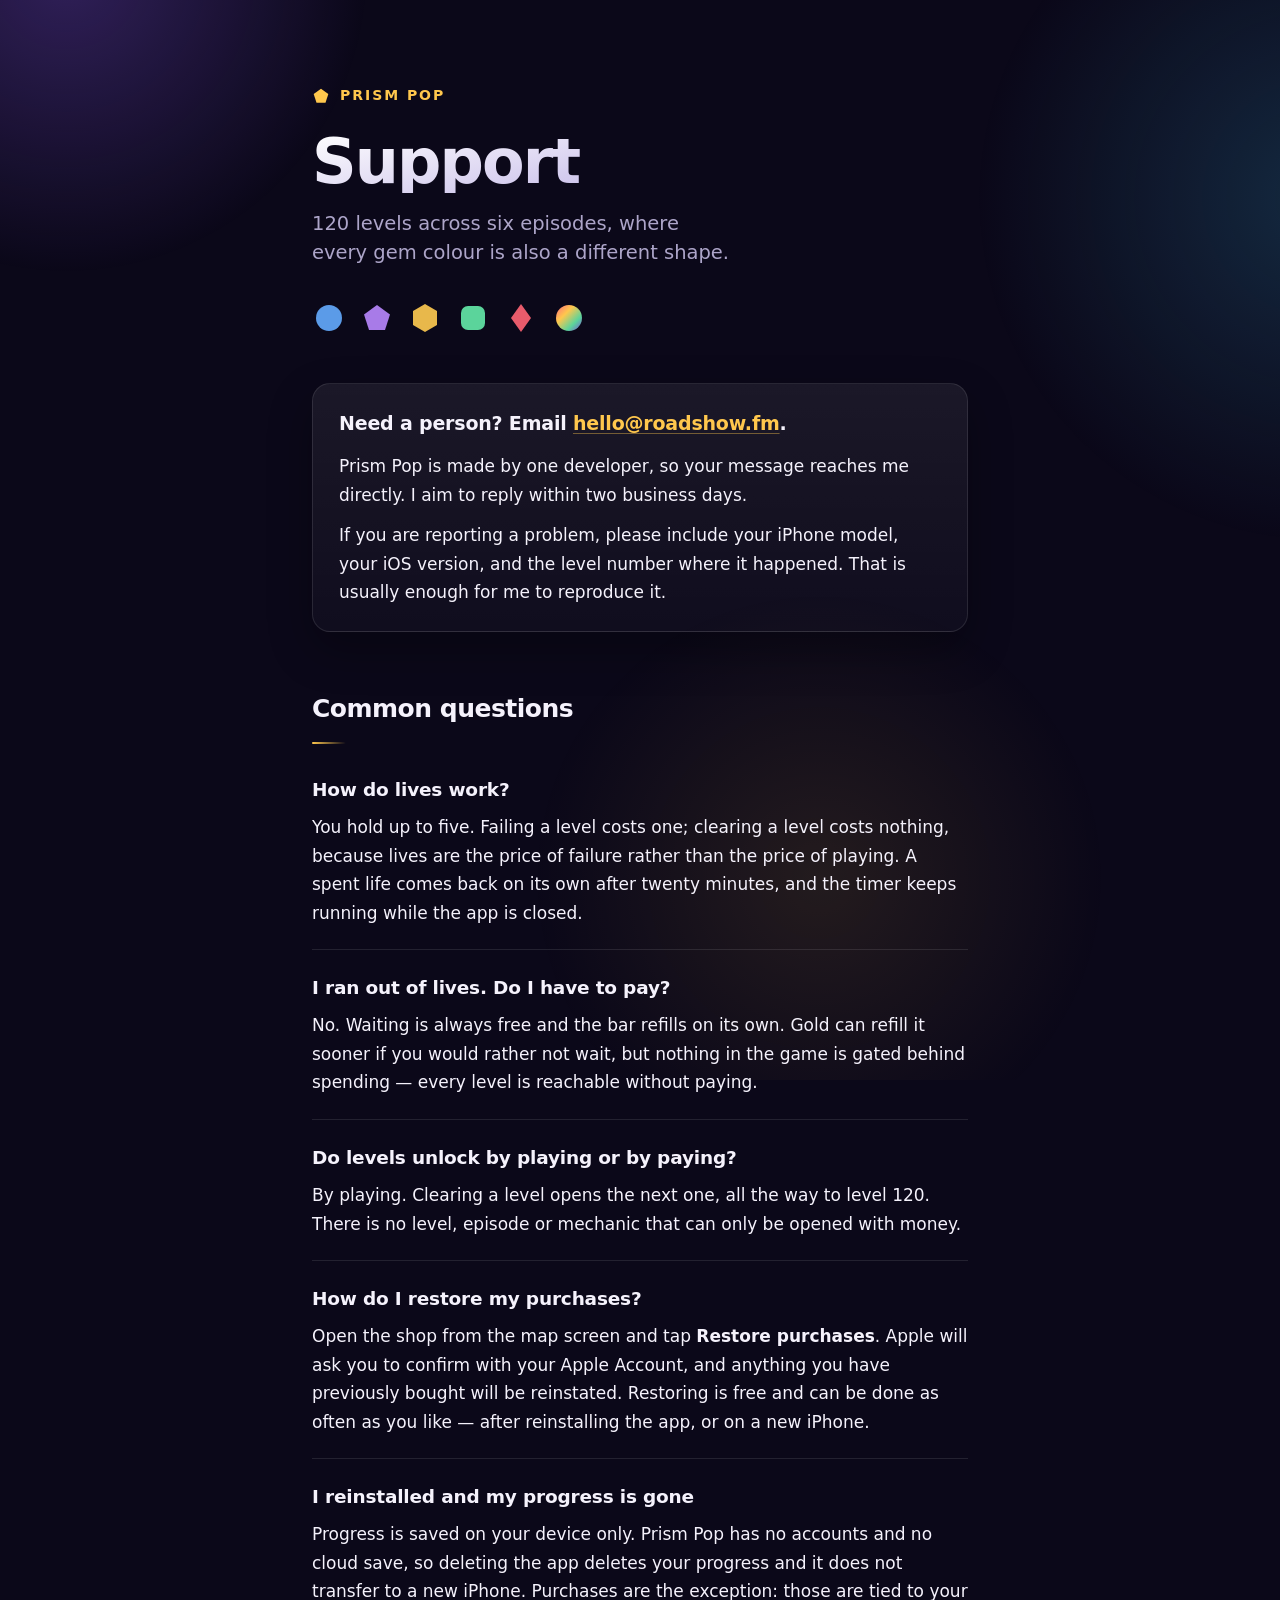
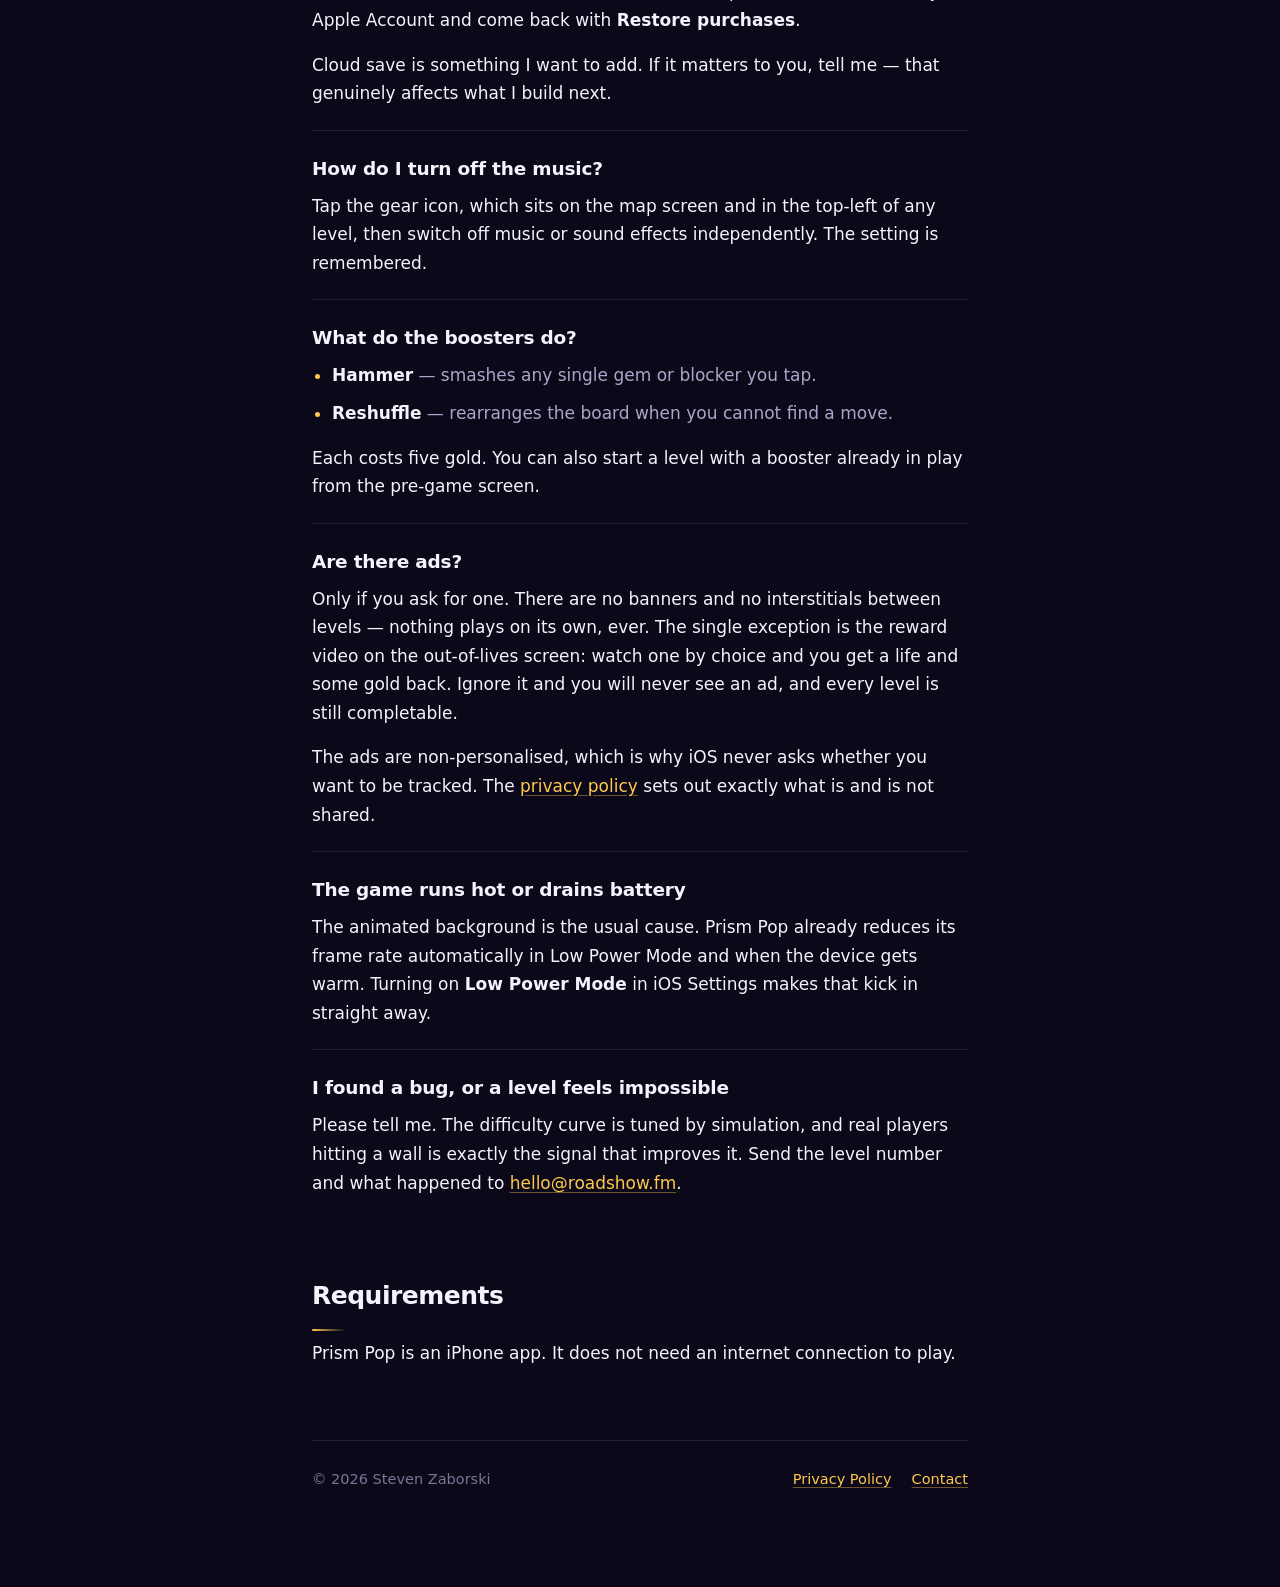
<file: index.html>
<!doctype html>
<html lang="en">
<head>
<meta charset="utf-8" />
<meta name="viewport" content="width=device-width, initial-scale=1" />
<title>Support — Prism Pop</title>
<meta name="description" content="Help and contact for Prism Pop, a match-3 puzzle game for iPhone." />
<meta name="theme-color" content="#0B0819" />
<link rel="icon" href="data:image/svg+xml,%3Csvg xmlns='http://www.w3.org/2000/svg' viewBox='0 0 32 32'%3E%3Cpolygon points='16,3 29,12.5 24,28 8,28 3,12.5' fill='%23FFC74D'/%3E%3C/svg%3E" />
<link rel="stylesheet" href="style.css" />
</head>
<body>
<div class="aurora" aria-hidden="true"></div>

<div class="wrap">

<header class="masthead">
  <a class="wordmark" href="index.html">
    <svg width="18" height="18" viewBox="0 0 32 32" aria-hidden="true">
      <polygon points="16,3 29,12.5 24,28 8,28 3,12.5" fill="#FFC74D" />
    </svg>
    Prism Pop
  </a>
  <h1>Support</h1>
  <p class="standfirst">120 levels across six episodes, where every gem colour
    is also a different shape.</p>

  <div class="gems" aria-label="The six gem shapes">
    <svg width="34" height="34" viewBox="0 0 34 34"><circle cx="17" cy="17" r="13" fill="#5B9BE8"/></svg>
    <svg width="34" height="34" viewBox="0 0 34 34"><polygon points="17,4 30,13.5 25,29 9,29 4,13.5" fill="#A87BE8"/></svg>
    <svg width="34" height="34" viewBox="0 0 34 34"><polygon points="17,3 29,10 29,24 17,31 5,24 5,10" fill="#E8B84B"/></svg>
    <svg width="34" height="34" viewBox="0 0 34 34"><rect x="5" y="5" width="24" height="24" rx="7" fill="#5BD49B"/></svg>
    <svg width="34" height="34" viewBox="0 0 34 34"><polygon points="17,3 27,17 17,31 7,17" fill="#E85B6B"/></svg>
    <svg width="34" height="34" viewBox="0 0 34 34">
      <defs><linearGradient id="p" x1="0" y1="0" x2="1" y2="1">
        <stop offset="0%" stop-color="#FF6B7A"/><stop offset="35%" stop-color="#FFC74D"/>
        <stop offset="70%" stop-color="#5BD49B"/><stop offset="100%" stop-color="#7A4FD6"/>
      </linearGradient></defs>
      <circle cx="17" cy="17" r="13" fill="url(#p)"/>
    </svg>
  </div>
</header>

<main>

<div class="callout">
  <p class="lead">Need a person? Email <a href="mailto:hello@roadshow.fm">hello@roadshow.fm</a>.</p>
  <p>Prism Pop is made by one developer, so your message reaches me directly. I
    aim to reply within two business days.</p>
  <p>If you are reporting a problem, please include your iPhone model, your iOS
    version, and the level number where it happened. That is usually enough for
    me to reproduce it.</p>
</div>

<h2>Common questions</h2>

<div class="qa">
  <div>
    <h3>How do lives work?</h3>
    <p>You hold up to five. Failing a level costs one; clearing a level costs
      nothing, because lives are the price of failure rather than the price of
      playing. A spent life comes back on its own after twenty minutes, and the
      timer keeps running while the app is closed.</p>
  </div>

  <div>
    <h3>I ran out of lives. Do I have to pay?</h3>
    <p>No. Waiting is always free and the bar refills on its own. Gold can refill
      it sooner if you would rather not wait, but nothing in the game is gated
      behind spending — every level is reachable without paying.</p>
  </div>

  <div>
    <h3>Do levels unlock by playing or by paying?</h3>
    <p>By playing. Clearing a level opens the next one, all the way to level 120.
      There is no level, episode or mechanic that can only be opened with money.</p>
  </div>

  <div>
    <h3>How do I restore my purchases?</h3>
    <p>Open the shop from the map screen and tap <strong>Restore purchases</strong>.
      Apple will ask you to confirm with your Apple Account, and anything you have
      previously bought will be reinstated. Restoring is free and can be done as
      often as you like — after reinstalling the app, or on a new iPhone.</p>
  </div>

  <div>
    <h3>I reinstalled and my progress is gone</h3>
    <p>Progress is saved on your device only. Prism Pop has no accounts and no
      cloud save, so deleting the app deletes your progress and it does not
      transfer to a new iPhone. Purchases are the exception: those are tied to
      your Apple Account and come back with <strong>Restore purchases</strong>.</p>
    <p>Cloud save is something I want to add. If it matters to you, tell me —
      that genuinely affects what I build next.</p>
  </div>

  <div>
    <h3>How do I turn off the music?</h3>
    <p>Tap the gear icon, which sits on the map screen and in the top-left of any
      level, then switch off music or sound effects independently. The setting is
      remembered.</p>
  </div>

  <div>
    <h3>What do the boosters do?</h3>
    <ul>
      <li><strong>Hammer</strong> — smashes any single gem or blocker you tap.</li>
      <li><strong>Reshuffle</strong> — rearranges the board when you cannot find
        a move.</li>
    </ul>
    <p>Each costs five gold. You can also start a level with a booster already in
      play from the pre-game screen.</p>
  </div>

  <div>
    <h3>Are there ads?</h3>
    <p>Only if you ask for one. There are no banners and no interstitials between
      levels — nothing plays on its own, ever. The single exception is the reward
      video on the out-of-lives screen: watch one by choice and you get a life and
      some gold back. Ignore it and you will never see an ad, and every level is
      still completable.</p>
    <p>The ads are non-personalised, which is why iOS never asks whether you want
      to be tracked. The <a href="privacy.html#ads">privacy policy</a> sets out
      exactly what is and is not shared.</p>
  </div>

  <div>
    <h3>The game runs hot or drains battery</h3>
    <p>The animated background is the usual cause. Prism Pop already reduces its
      frame rate automatically in Low Power Mode and when the device gets warm.
      Turning on <strong>Low Power Mode</strong> in iOS Settings makes that kick
      in straight away.</p>
  </div>

  <div>
    <h3>I found a bug, or a level feels impossible</h3>
    <p>Please tell me. The difficulty curve is tuned by simulation, and real
      players hitting a wall is exactly the signal that improves it. Send the
      level number and what happened to
      <a href="mailto:hello@roadshow.fm">hello@roadshow.fm</a>.</p>
  </div>
</div>

<h2>Requirements</h2>
<p>Prism Pop is an iPhone app. It does not need an internet connection to play.</p>

</main>

<footer>
  <span>&copy; 2026 Steven Zaborski</span>
  <nav>
    <a href="privacy.html">Privacy Policy</a>
    <a href="mailto:hello@roadshow.fm">Contact</a>
  </nav>
</footer>

</div>
</body>
</html>
</file>
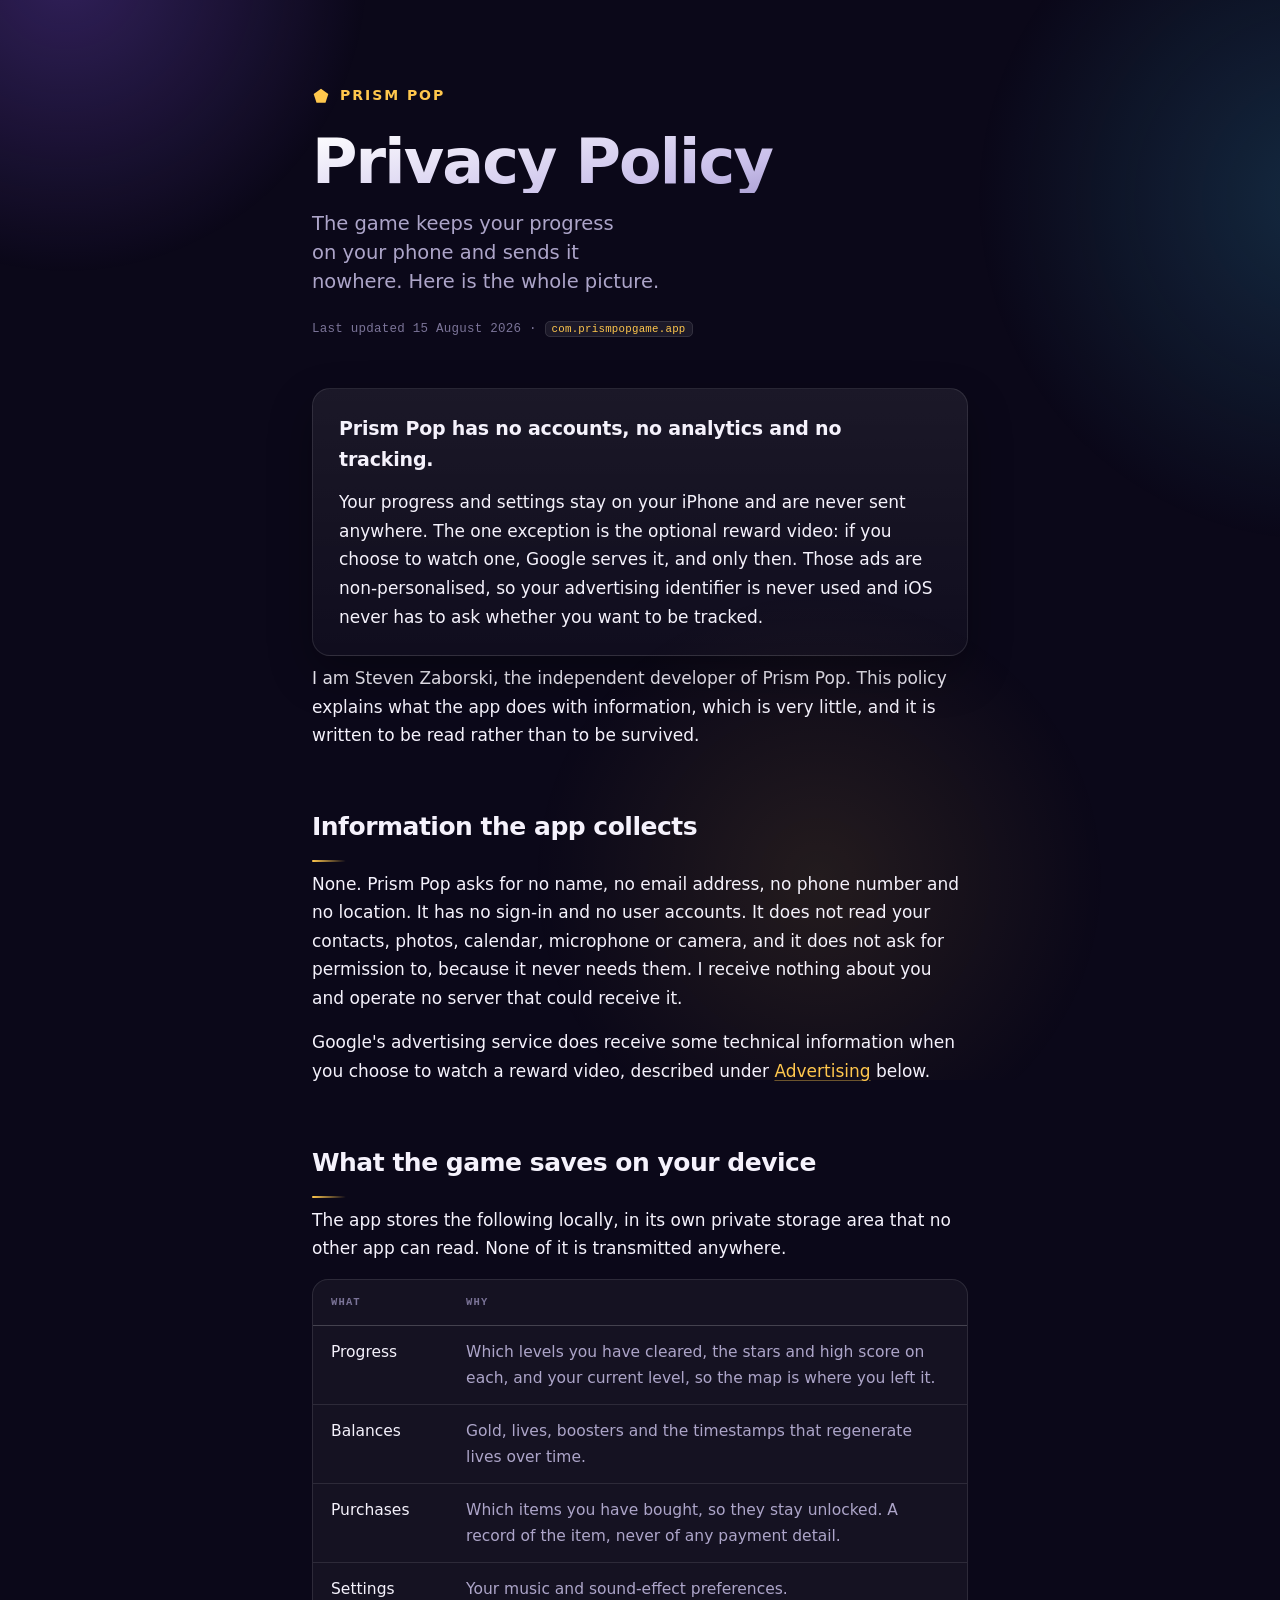
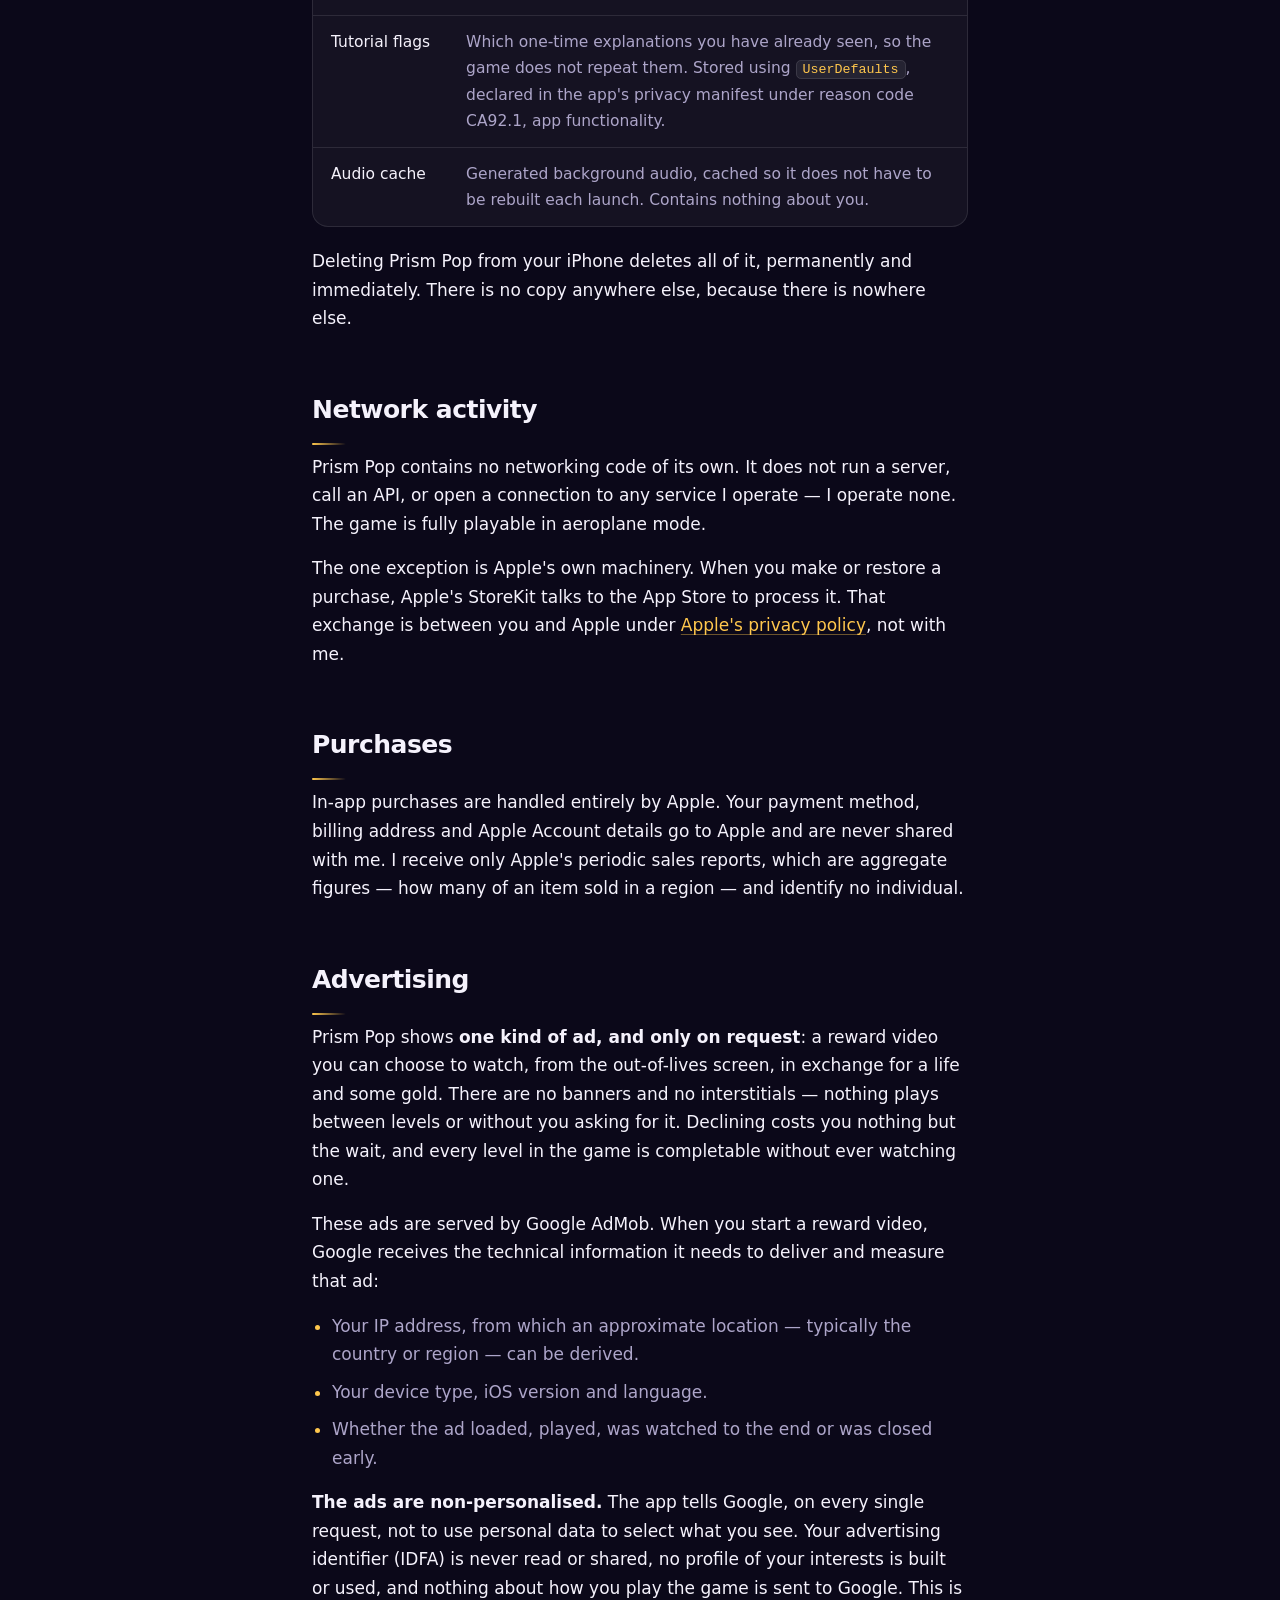
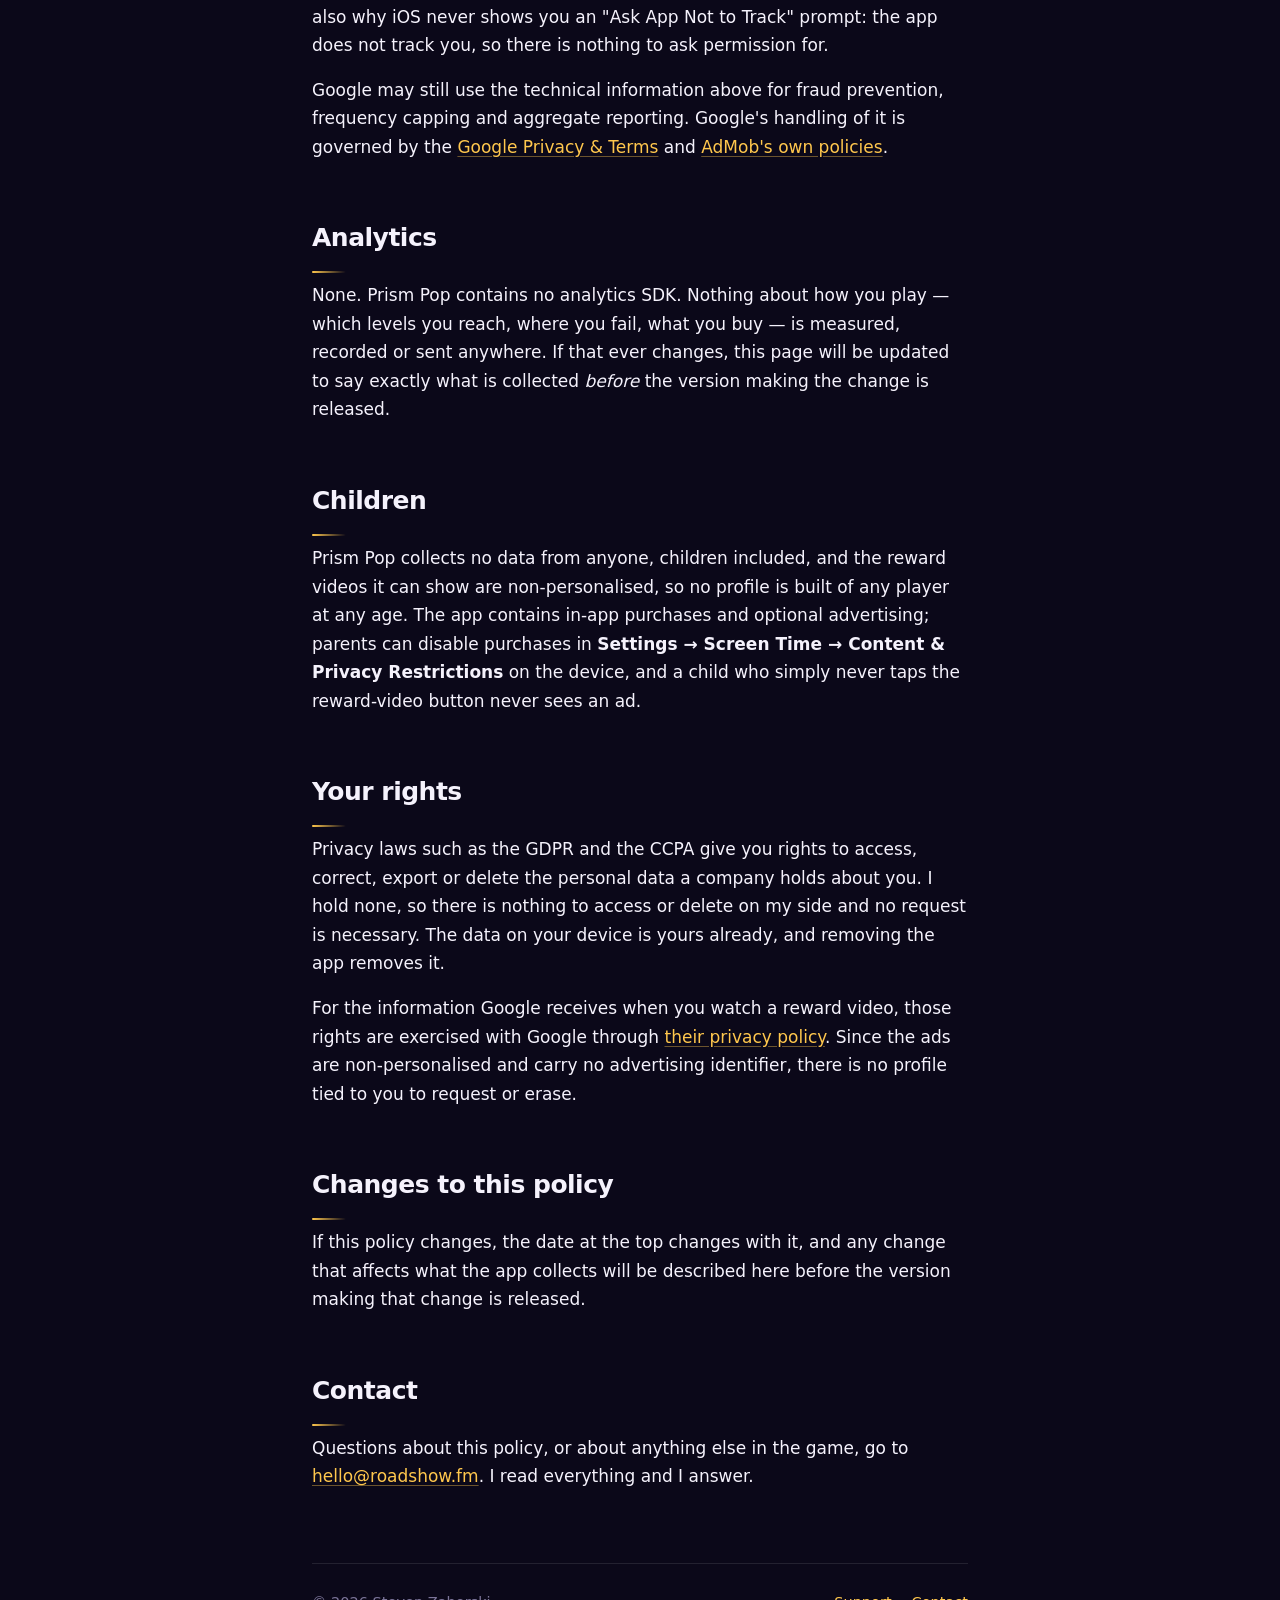
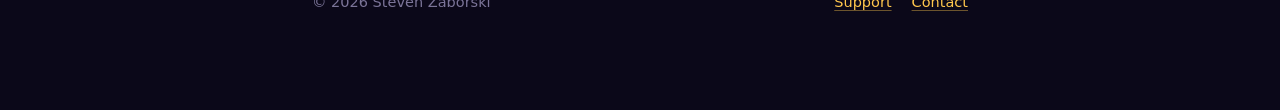
<file: privacy.html>
<!doctype html>
<html lang="en">
<head>
<meta charset="utf-8" />
<meta name="viewport" content="width=device-width, initial-scale=1" />
<title>Privacy Policy — Prism Pop</title>
<meta name="description" content="Prism Pop collects no personal data. Everything the game saves stays on your device." />
<meta name="theme-color" content="#0B0819" />
<link rel="icon" href="data:image/svg+xml,%3Csvg xmlns='http://www.w3.org/2000/svg' viewBox='0 0 32 32'%3E%3Cpolygon points='16,3 29,12.5 24,28 8,28 3,12.5' fill='%23FFC74D'/%3E%3C/svg%3E" />
<link rel="stylesheet" href="style.css" />
</head>
<body>
<div class="aurora" aria-hidden="true"></div>

<div class="wrap">

<header class="masthead">
  <a class="wordmark" href="index.html">
    <svg width="18" height="18" viewBox="0 0 32 32" aria-hidden="true">
      <polygon points="16,3 29,12.5 24,28 8,28 3,12.5" fill="#FFC74D" />
    </svg>
    Prism Pop
  </a>
  <h1>Privacy Policy</h1>
  <p class="standfirst">The game keeps your progress on your phone and sends it
    nowhere. Here is the whole picture.</p>
  <p class="stamp">Last updated 15 August 2026 · <code>com.prismpopgame.app</code></p>
</header>

<main>

<div class="callout">
  <p class="lead">Prism Pop has no accounts, no analytics and no tracking.</p>
  <p>Your progress and settings stay on your iPhone and are never sent anywhere.
    The one exception is the optional reward video: if you choose to watch one,
    Google serves it, and only then. Those ads are non-personalised, so your
    advertising identifier is never used and iOS never has to ask whether you
    want to be tracked.</p>
</div>

<p>I am Steven Zaborski, the independent developer of Prism Pop. This policy
  explains what the app does with information, which is very little, and it is
  written to be read rather than to be survived.</p>

<h2>Information the app collects</h2>

<p>None. Prism Pop asks for no name, no email address, no phone number and no
  location. It has no sign-in and no user accounts. It does not read your
  contacts, photos, calendar, microphone or camera, and it does not ask for
  permission to, because it never needs them. I receive nothing about you and
  operate no server that could receive it.</p>

<p>Google's advertising service does receive some technical information when you
  choose to watch a reward video, described under <a href="#ads">Advertising</a>
  below.</p>

<h2>What the game saves on your device</h2>

<p>The app stores the following locally, in its own private storage area that no
  other app can read. None of it is transmitted anywhere.</p>

<div class="scroller">
<table>
  <tr><th>What</th><th>Why</th></tr>
  <tr>
    <td>Progress</td>
    <td>Which levels you have cleared, the stars and high score on each, and your
      current level, so the map is where you left it.</td>
  </tr>
  <tr>
    <td>Balances</td>
    <td>Gold, lives, boosters and the timestamps that regenerate lives over time.</td>
  </tr>
  <tr>
    <td>Purchases</td>
    <td>Which items you have bought, so they stay unlocked. A record of the item,
      never of any payment detail.</td>
  </tr>
  <tr>
    <td>Settings</td>
    <td>Your music and sound-effect preferences.</td>
  </tr>
  <tr>
    <td>Tutorial flags</td>
    <td>Which one-time explanations you have already seen, so the game does not
      repeat them. Stored using <code>UserDefaults</code>, declared in the app's
      privacy manifest under reason code CA92.1, app functionality.</td>
  </tr>
  <tr>
    <td>Audio cache</td>
    <td>Generated background audio, cached so it does not have to be rebuilt each
      launch. Contains nothing about you.</td>
  </tr>
</table>
</div>

<p>Deleting Prism Pop from your iPhone deletes all of it, permanently and
  immediately. There is no copy anywhere else, because there is nowhere else.</p>

<h2>Network activity</h2>

<p>Prism Pop contains no networking code of its own. It does not run a server,
  call an API, or open a connection to any service I operate — I operate none.
  The game is fully playable in aeroplane mode.</p>

<p>The one exception is Apple's own machinery. When you make or restore a
  purchase, Apple's StoreKit talks to the App Store to process it. That exchange
  is between you and Apple under
  <a href="https://www.apple.com/legal/privacy/">Apple's privacy policy</a>, not
  with me.</p>

<h2>Purchases</h2>

<p>In-app purchases are handled entirely by Apple. Your payment method, billing
  address and Apple Account details go to Apple and are never shared with me. I
  receive only Apple's periodic sales reports, which are aggregate figures —
  how many of an item sold in a region — and identify no individual.</p>

<h2 id="ads">Advertising</h2>

<p>Prism Pop shows <strong>one kind of ad, and only on request</strong>: a reward
  video you can choose to watch, from the out-of-lives screen, in exchange for a
  life and some gold. There are no banners and no interstitials — nothing plays
  between levels or without you asking for it. Declining costs you nothing but
  the wait, and every level in the game is completable without ever watching one.</p>

<p>These ads are served by Google AdMob. When you start a reward video, Google
  receives the technical information it needs to deliver and measure that ad:</p>

<ul>
  <li>Your IP address, from which an approximate location — typically the country
    or region — can be derived.</li>
  <li>Your device type, iOS version and language.</li>
  <li>Whether the ad loaded, played, was watched to the end or was closed early.</li>
</ul>

<p><strong>The ads are non-personalised.</strong> The app tells Google, on every
  single request, not to use personal data to select what you see. Your
  advertising identifier (IDFA) is never read or shared, no profile of your
  interests is built or used, and nothing about how you play the game is sent to
  Google. This is also why iOS never shows you an "Ask App Not to Track" prompt:
  the app does not track you, so there is nothing to ask permission for.</p>

<p>Google may still use the technical information above for fraud prevention,
  frequency capping and aggregate reporting. Google's handling of it is governed
  by the
  <a href="https://policies.google.com/technologies/partner-sites">Google Privacy &amp; Terms</a>
  and <a href="https://support.google.com/admob/answer/6128543">AdMob's own policies</a>.</p>

<h2>Analytics</h2>

<p>None. Prism Pop contains no analytics SDK. Nothing about how you play — which
  levels you reach, where you fail, what you buy — is measured, recorded or sent
  anywhere. If that ever changes, this page will be updated to say exactly what
  is collected <em>before</em> the version making the change is released.</p>

<h2>Children</h2>

<p>Prism Pop collects no data from anyone, children included, and the reward
  videos it can show are non-personalised, so no profile is built of any player at
  any age. The app contains in-app purchases and optional advertising; parents can
  disable purchases in <strong>Settings → Screen Time → Content &amp; Privacy
  Restrictions</strong> on the device, and a child who simply never taps the
  reward-video button never sees an ad.</p>

<h2>Your rights</h2>

<p>Privacy laws such as the GDPR and the CCPA give you rights to access, correct,
  export or delete the personal data a company holds about you. I hold none, so
  there is nothing to access or delete on my side and no request is necessary. The
  data on your device is yours already, and removing the app removes it.</p>

<p>For the information Google receives when you watch a reward video, those rights
  are exercised with Google through
  <a href="https://policies.google.com/privacy">their privacy policy</a>. Since the
  ads are non-personalised and carry no advertising identifier, there is no profile
  tied to you to request or erase.</p>

<h2>Changes to this policy</h2>

<p>If this policy changes, the date at the top changes with it, and any change that
  affects what the app collects will be described here before the version making
  that change is released.</p>

<h2>Contact</h2>

<p>Questions about this policy, or about anything else in the game, go to
  <a href="mailto:hello@roadshow.fm">hello@roadshow.fm</a>. I read everything and
  I answer.</p>

</main>

<footer>
  <span>&copy; 2026 Steven Zaborski</span>
  <nav>
    <a href="index.html">Support</a>
    <a href="mailto:hello@roadshow.fm">Contact</a>
  </nav>
</footer>

</div>
</body>
</html>
</file>
<file: style.css>
/* Prism Pop — public pages.
   Self-contained: no webfonts, no CDN, no JavaScript. The page commits to the
   game's night palette rather than tracking the system theme, so it reads as an
   extension of the app on any device. Every colour is painted explicitly. */

:root {
  --night: #0B0819;
  --night-2: #100B24;
  --surface: rgba(255, 255, 255, 0.045);
  --surface-firm: rgba(255, 255, 255, 0.07);
  --edge: rgba(255, 255, 255, 0.10);
  --edge-lit: rgba(255, 255, 255, 0.20);
  --ink: #F5F2FC;
  --ink-dim: #ADA5C9;
  --ink-faint: #7B7498;
  --amber: #FFC74D;
  --violet: #7A4FD6;
  --teal: #2C7FA6;
  --rose: #FF6B7A;

  --display: ui-rounded, "SF Pro Rounded", "Hiragino Maru Gothic ProN",
             "Segoe UI", system-ui, sans-serif;
  --body: system-ui, -apple-system, "Segoe UI", Roboto, sans-serif;
  --mono: ui-monospace, "SF Mono", Menlo, Consolas, monospace;
}

* { box-sizing: border-box; }

html { scroll-behavior: smooth; }

body {
  margin: 0;
  background: var(--night);
  color: var(--ink);
  font-family: var(--body);
  font-size: 17px;
  line-height: 1.68;
  -webkit-font-smoothing: antialiased;
  -webkit-text-size-adjust: 100%;
  overflow-x: hidden;
}

/* --- The aurora. Three slow blooms behind everything, the same trick the
       game's background uses. Decoration only: no content depends on it. --- */
.aurora {
  position: fixed;
  inset: -20vh -20vw;
  z-index: -1;
  pointer-events: none;
  background:
    radial-gradient(38vw 38vw at 18% 12%, rgba(122, 79, 214, 0.34), transparent 62%),
    radial-gradient(42vw 42vw at 88% 30%, rgba(44, 127, 166, 0.28), transparent 64%),
    radial-gradient(34vw 34vw at 60% 84%, rgba(255, 199, 77, 0.10), transparent 66%);
  animation: drift 48s ease-in-out infinite alternate;
}
@keyframes drift {
  0%   { transform: translate3d(0, 0, 0) scale(1); }
  50%  { transform: translate3d(2.5%, -2%, 0) scale(1.08); }
  100% { transform: translate3d(-2%, 2.5%, 0) scale(1.03); }
}
@media (prefers-reduced-motion: reduce) {
  .aurora { animation: none; }
  html { scroll-behavior: auto; }
}

.wrap { max-width: 44rem; margin: 0 auto; padding: 0 24px 96px; }

/* --- Masthead --- */
.masthead { padding: 84px 0 40px; }

.wordmark {
  display: inline-flex;
  align-items: center;
  gap: 10px;
  font-family: var(--display);
  font-size: 14px;
  font-weight: 700;
  letter-spacing: 0.14em;
  text-transform: uppercase;
  color: var(--amber);
  text-decoration: none;
  margin-bottom: 22px;
}
.wordmark svg { display: block; }

h1 {
  font-family: var(--display);
  font-size: clamp(38px, 8vw, 62px);
  font-weight: 800;
  letter-spacing: -0.03em;
  line-height: 1.02;
  margin: 0 0 16px;
  text-wrap: balance;
  background: linear-gradient(168deg, #FFFFFF 0%, #C9BFEA 62%, #8E82BE 100%);
  -webkit-background-clip: text;
  background-clip: text;
  color: transparent;
}

.standfirst {
  margin: 0;
  max-width: 34ch;
  font-size: 19.5px;
  line-height: 1.5;
  color: var(--ink-dim);
  text-wrap: balance;
}

.stamp {
  margin: 22px 0 0;
  font-family: var(--mono);
  font-size: 12.5px;
  letter-spacing: 0.02em;
  color: var(--ink-faint);
}
.stamp code { color: var(--amber); }

/* The six gem silhouettes: the game's whole thesis in one row. */
.gems {
  display: flex;
  gap: 14px;
  margin: 34px 0 0;
  flex-wrap: wrap;
}
.gems svg { display: block; }

/* --- Body --- */
main { padding-top: 8px; }

h2 {
  font-family: var(--display);
  font-size: 25px;
  font-weight: 700;
  letter-spacing: -0.02em;
  margin: 56px 0 8px;
  text-wrap: balance;
  scroll-margin-top: 24px;
}
h2::after {
  content: "";
  display: block;
  width: 34px;
  height: 2px;
  margin-top: 12px;
  border-radius: 2px;
  background: linear-gradient(90deg, var(--amber), rgba(255, 199, 77, 0));
}

h3 {
  font-family: var(--display);
  font-size: 18.5px;
  font-weight: 600;
  letter-spacing: -0.01em;
  margin: 34px 0 6px;
  color: var(--ink);
}

p { margin: 0 0 16px; max-width: 66ch; }

ul { margin: 0 0 16px; padding-left: 20px; max-width: 66ch; }
li { margin-bottom: 9px; color: var(--ink-dim); }
li::marker { color: var(--amber); }

strong { color: var(--ink); font-weight: 600; }
em { color: var(--ink); font-style: italic; }

a {
  color: var(--amber);
  text-decoration-color: rgba(255, 199, 77, 0.4);
  text-underline-offset: 3px;
  transition: text-decoration-color 160ms ease;
}
a:hover { text-decoration-color: var(--amber); }
a:focus-visible {
  outline: 2px solid var(--amber);
  outline-offset: 3px;
  border-radius: 4px;
}

code {
  font-family: var(--mono);
  font-size: 0.86em;
  background: var(--surface-firm);
  border: 1px solid var(--edge);
  color: var(--amber);
  padding: 1px 6px;
  border-radius: 5px;
}

/* --- Callout --- */
.callout {
  position: relative;
  margin: 0 0 8px;
  padding: 24px 26px;
  border-radius: 18px;
  background: linear-gradient(180deg, rgba(255, 255, 255, 0.065), rgba(255, 255, 255, 0.025));
  border: 1px solid var(--edge);
  box-shadow: 0 18px 44px rgba(0, 0, 0, 0.30);
}
.callout p { margin: 0 0 12px; max-width: none; }
.callout p:last-child { margin: 0; }
.callout .lead {
  font-family: var(--display);
  font-size: 19px;
  font-weight: 600;
  letter-spacing: -0.01em;
  color: var(--ink);
}

/* --- Table --- */
.scroller {
  overflow-x: auto;
  margin: 0 0 20px;
  border: 1px solid var(--edge);
  border-radius: 16px;
  background: var(--surface);
}
table { border-collapse: collapse; width: 100%; font-size: 15.5px; min-width: 420px; }
th {
  text-align: left;
  font-family: var(--mono);
  font-size: 10.5px;
  letter-spacing: 0.11em;
  text-transform: uppercase;
  color: var(--ink-faint);
  font-weight: 600;
  padding: 14px 18px;
  border-bottom: 1px solid var(--edge-lit);
  white-space: nowrap;
}
td {
  padding: 13px 18px;
  border-bottom: 1px solid var(--edge);
  vertical-align: top;
  color: var(--ink-dim);
}
tr:last-child td { border-bottom: 0; }
td:first-child { color: var(--ink); font-weight: 500; white-space: nowrap; }

/* --- Questions (support page) --- */
.qa { margin: 0; padding: 0; }
.qa > div {
  padding: 22px 0;
  border-bottom: 1px solid var(--edge);
}
.qa > div:last-child { border-bottom: 0; }
.qa h3 { margin: 0 0 8px; }
.qa p:last-child, .qa ul:last-child { margin-bottom: 0; }

/* --- Footer --- */
footer {
  margin-top: 72px;
  padding-top: 26px;
  border-top: 1px solid var(--edge);
  display: flex;
  flex-wrap: wrap;
  gap: 10px 24px;
  align-items: center;
  font-size: 14.5px;
  color: var(--ink-faint);
}
footer nav { display: flex; gap: 20px; margin-left: auto; }

@media (max-width: 560px) {
  .masthead { padding-top: 56px; }
  .wrap { padding-bottom: 72px; }
  footer nav { margin-left: 0; width: 100%; }
}
</file>
